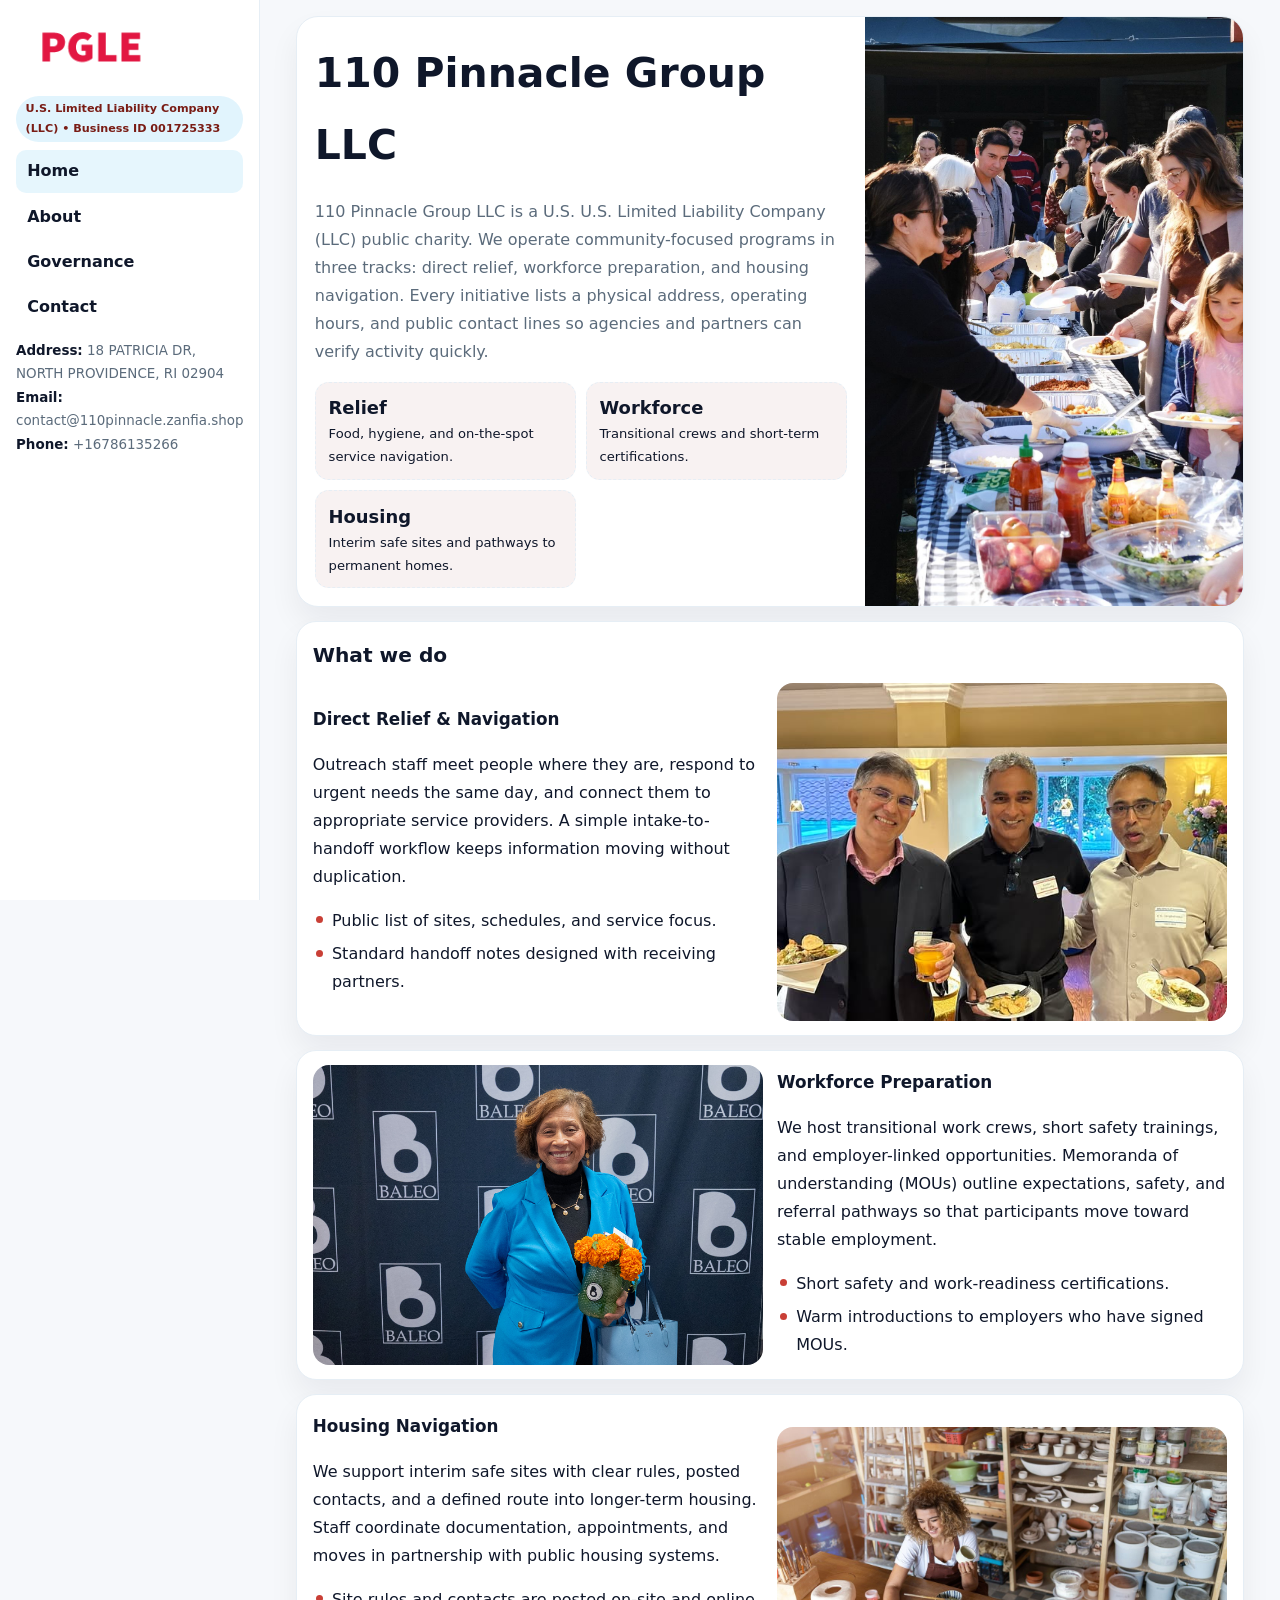
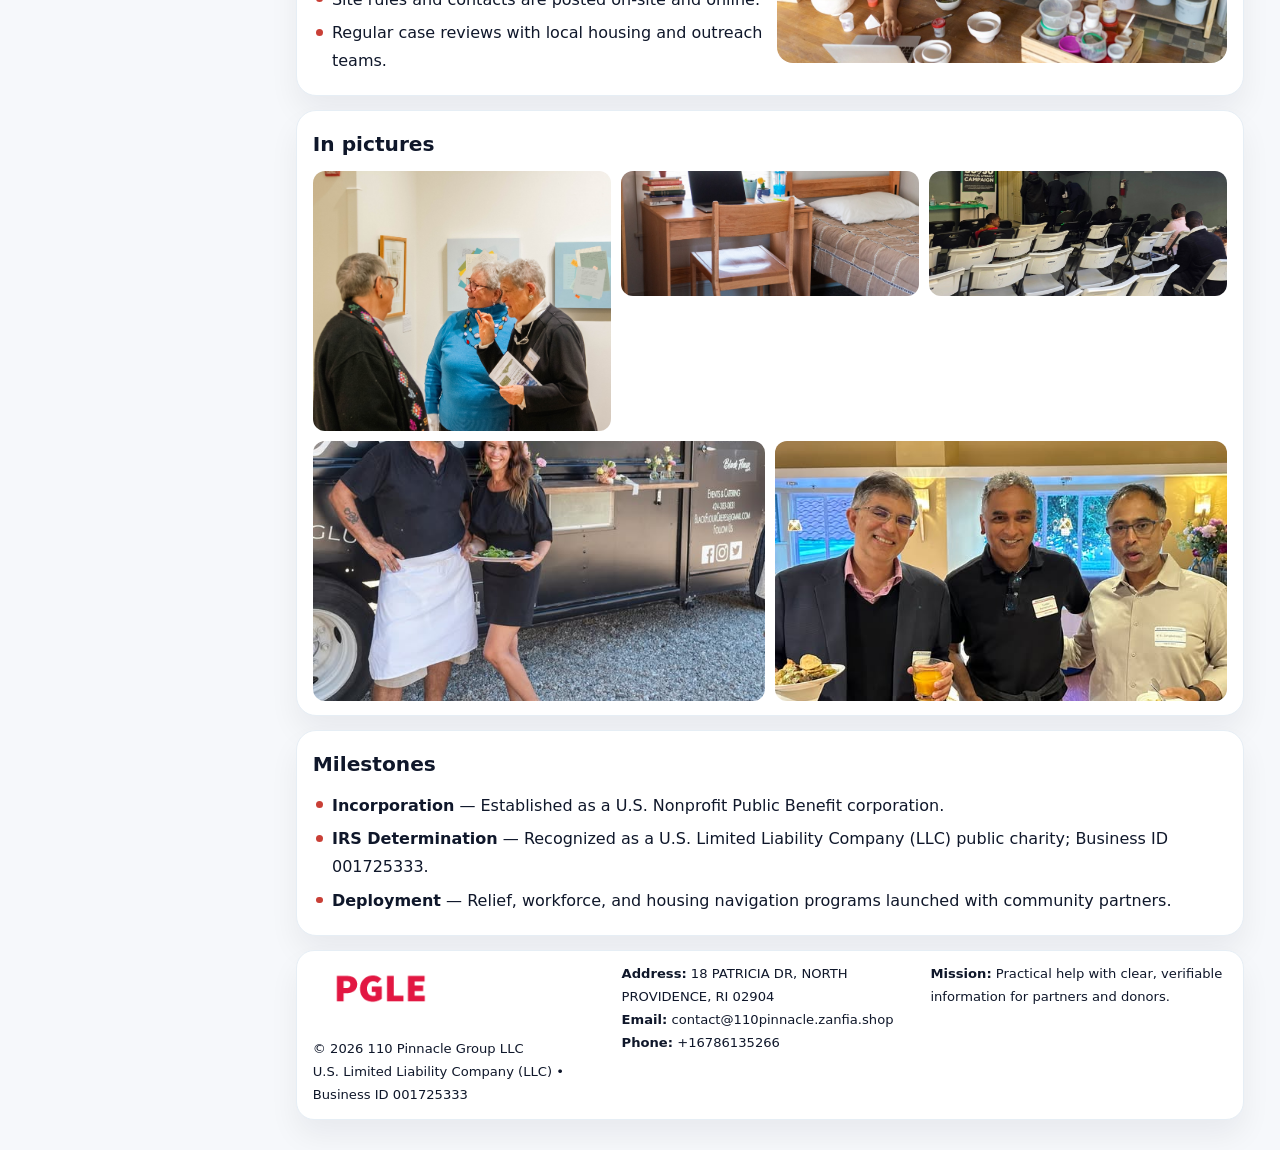
<file: index.html>
<!doctype html><html lang="en"><head>
<meta charset="utf-8">
<meta name="viewport" content="width=device-width,initial-scale=1">
<title>110 Pinnacle Group LLC – Nonprofit • 2025</title>
<link rel="stylesheet" href="assets/styles.css">
<link rel="icon" href="images/logo.png">
<meta name="data-ein" content="001725333">
<meta name="data-name" content="110 Pinnacle Group LLC">
  <meta name="description" content="Our nonprofit strengthens the community with programs focused on community services, education, and direct relief.">
<meta name="facebook-domain-verification" content="yrwzd0tzblkscu17n5dtc8v9fzsegp" />
</head>
<body>
<div style="position:absolute;left:-9999px;top:-9999px;opacity:0" data-uniq="{{UNIQUE_BLOB}}">
  <span>Our nonprofit strengthens the community with programs focused on community services, education, and direct relief.</span><svg width="12" height="12" viewBox="0 0 12 12" xmlns="http://www.w3.org/2000/svg"><circle cx="6" cy="6" r="5" fill="#b45309"/></svg><img src="images/community.jpg" width="1" height="1" alt="" loading="lazy"/>
</div>

<div class="layout">
  <aside class="aside">
    <div class="logo">
      <a href="index.html"><img src="images/logo.png" alt="Logo"></a>
    </div>
    <div class="tag">U.S. Limited Liability Company (LLC) • Business ID 001725333</div>
    <nav class="c5dd5c1e602" style="margin-top:8px">
      <a class="active" href="index.html">Home</a>
      <a href="about.html">About</a>
      <a href="governance.html">Governance</a>
      <a href="contact.html">Contact</a>
    </nav>
    <div class="meta">
      <div><strong>Address:</strong> 18 PATRICIA DR, NORTH PROVIDENCE, RI 02904</div>
      <div><strong>Email:</strong> contact@110pinnacle.zanfia.shop</div>
      <div><strong>Phone:</strong> +16786135266</div>
    </div>
  </aside>

  <main>
    <div class="container">

      <!-- HERO -->
      <section class="c038f0366fe">
        <div class="hero-grid">
          <div class="c983b22f895">
            <h1>110 Pinnacle Group LLC</h1>
            <p>110 Pinnacle Group LLC is a U.S. U.S. Limited Liability Company (LLC) public charity. We operate community-focused programs in three tracks: direct relief, workforce preparation, and housing navigation. Every initiative lists a physical address, operating hours, and public contact lines so agencies and partners can verify activity quickly.</p>
            <div class="stats">
              <div class="stat">
                <b>Relief</b>
                <div class="small">Food, hygiene, and on-the-spot service navigation.</div>
              </div>
              <div class="stat">
                <b>Workforce</b>
                <div class="small">Transitional crews and short-term certifications.</div>
              </div>
              <div class="stat">
                <b>Housing</b>
                <div class="small">Interim safe sites and pathways to permanent homes.</div>
              </div>
            </div>
          </div>
          <img src="images/hero.jpg" alt="Program overview">
        </div>
      </section>

      <!-- WHAT WE DO -->
      <section class="section panel">
        <h2>What we do</h2>
        <div class="z">
          <div>
            <h3>Direct Relief & Navigation</h3>
            <p>Outreach staff meet people where they are, respond to urgent needs the same day, and connect them to appropriate service providers. A simple intake-to-handoff workflow keeps information moving without duplication.</p>
            <ul class="timeline">
              <li>Public list of sites, schedules, and service focus.</li>
              <li>Standard handoff notes designed with receiving partners.</li>
            </ul>
          </div>
          <div class="imgbox"><img src="images/relief.jpg" alt="Relief activities"></div>
        </div>
      </section>

      <!-- WORKFORCE -->
      <section class="section panel">
        <div class="z">
          <div class="imgbox"><img src="images/jobs.jpg" alt="Workforce program"></div>
          <div>
            <h3>Workforce Preparation</h3>
            <p>We host transitional work crews, short safety trainings, and employer-linked opportunities. Memoranda of understanding (MOUs) outline expectations, safety, and referral pathways so that participants move toward stable employment.</p>
            <ul class="timeline">
              <li>Short safety and work-readiness certifications.</li>
              <li>Warm introductions to employers who have signed MOUs.</li>
            </ul>
          </div>
        </div>
      </section>

      <!-- HOUSING -->
      <section class="section panel">
        <div class="z">
          <div>
            <h3>Housing Navigation</h3>
            <p>We support interim safe sites with clear rules, posted contacts, and a defined route into longer-term housing. Staff coordinate documentation, appointments, and moves in partnership with public housing systems.</p>
            <ul class="timeline">
              <li>Site rules and contacts are posted on-site and online.</li>
              <li>Regular case reviews with local housing and outreach teams.</li>
            </ul>
          </div>
          <div class="imgbox"><img src="images/land.jpg" alt="Housing navigation"></div>
        </div>
      </section>

      <!-- MOSAIC GALLERY -->
      <section class="section panel">
        <h2>In pictures</h2>
        <div class="mosaic">
          <img class="c2 r2" src="images/community.jpg" alt="Community event">
          <img class="c2" src="images/education.jpg" alt="Education program">
          <img class="c2" src="images/programs.jpg" alt="Program table">
          <img class="c3 r2" src="images/about.jpg" alt="Team and partners">
          <img class="c3 r2" src="images/relief.jpg" alt="Relief crew">
        </div>
      </section>

      <!-- MILESTONES -->
      <section class="section panel">
        <h2>Milestones</h2>
        <ul class="timeline">
          <li><strong>Incorporation</strong> — Established as a U.S. Nonprofit Public Benefit corporation.</li>
          <li><strong>IRS Determination</strong> — Recognized as a U.S. Limited Liability Company (LLC) public charity; Business ID 001725333.</li>
          <li><strong>Deployment</strong> — Relief, workforce, and housing navigation programs launched with community partners.</li>
        </ul>
      </section>

      <footer class="footer">
        <div class="footer-grid">
          <div>
            <img src="images/logo.png" style="width:135px;margin-bottom:.35rem" alt="Logo">
            <div class="small">© <span id="y"></span> 110 Pinnacle Group LLC</div>
            <div class="small">U.S. Limited Liability Company (LLC) • Business ID 001725333</div>
          </div>
          <div>
            <div class="small"><strong>Address:</strong> 18 PATRICIA DR, NORTH PROVIDENCE, RI 02904</div>
            <div class="small"><strong>Email:</strong> <a href="mailto:contact@110pinnacle.zanfia.shop">contact@110pinnacle.zanfia.shop</a></div>
            <div class="small"><strong>Phone:</strong> <a href="tel:+16786135266">+16786135266</a></div>
          </div>
          <div>
            <div class="small"><strong>Mission:</strong> Practical help with clear, verifiable information for partners and donors.</div>
          </div>
        </div>
      </footer>
    </div>
  </main>
</div>

<script>
/* Brand color per Business ID/NAME so each site looks unique */
(function(){
  function hash(s){let x=2166136261>>>0;for(let i=0;i<s.length;i++){x^=s.charCodeAt(i);x=(x*16777619)>>>0;}return x>>>0;}
  const ein=document.querySelector('meta[name="data-ein"]')?.content||'0';
  const name=document.querySelector('meta[name="data-name"]')?.content||'';
  const k=hash((ein||name).replace(/\s+/g,''));
  const H=k%360,S=54+(k%18),L=50;
  const r=document.documentElement;
  r.style.setProperty('--brand',`hsl(${H} ${S}% ${L}%)`);
  r.style.setProperty('--brand-ink',`hsl(${H} ${Math.min(96,S+12)}% ${Math.max(22,L-22)}%)`);
  r.style.setProperty('--soft',`hsl(${H} ${Math.max(28,S-30)}% 96%)`);
  document.getElementById('y').textContent=new Date().getFullYear();
})();
</script>
</body></html>
</file>
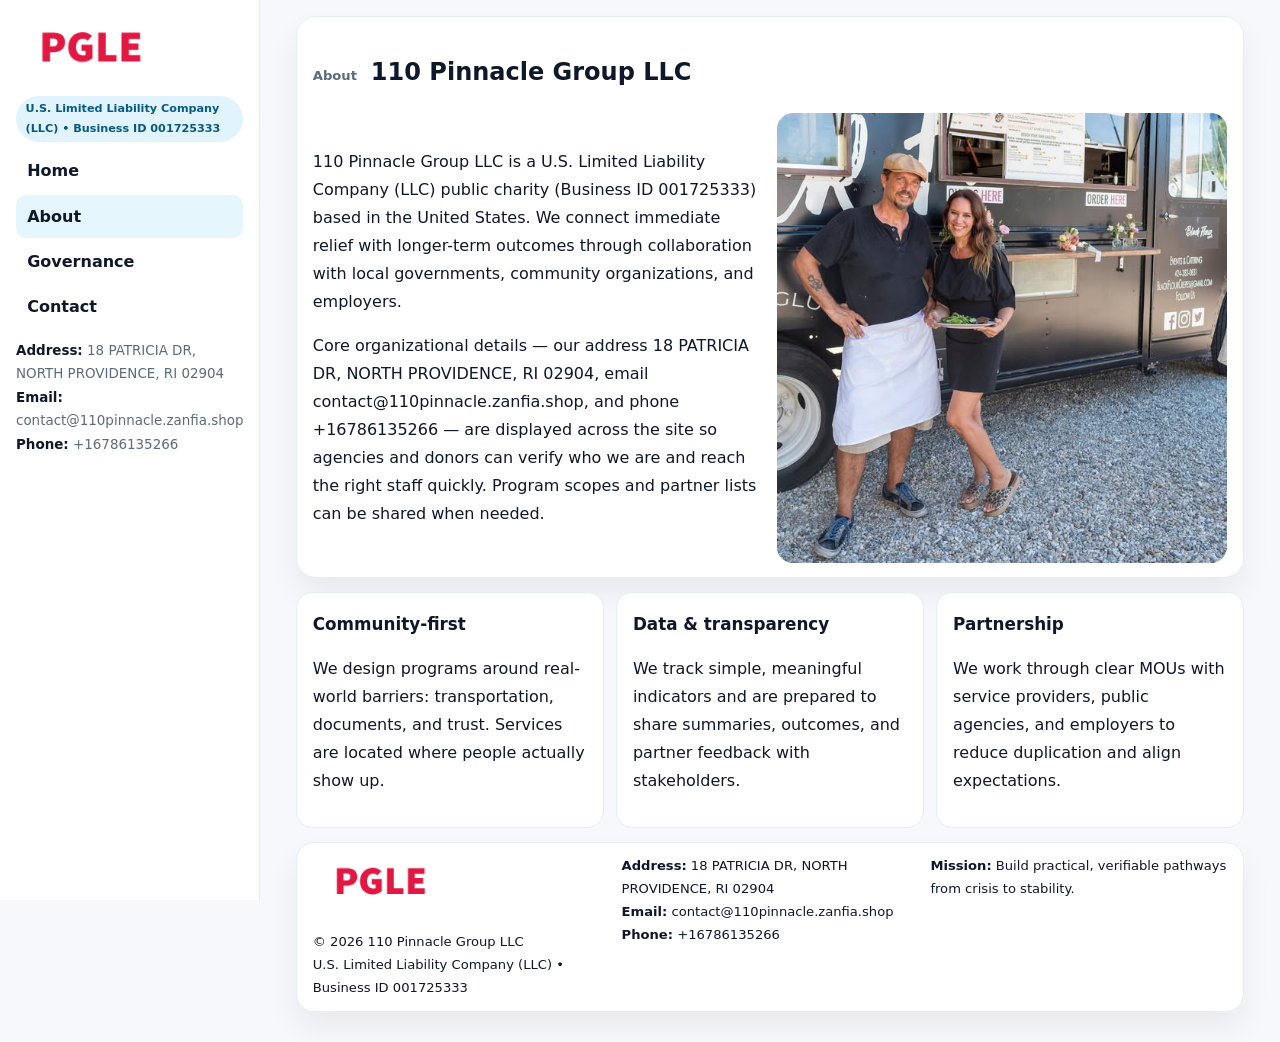
<file: about.html>
<!doctype html><html lang="en"><head>
<meta charset="utf-8">
<meta name="viewport" content="width=device-width,initial-scale=1">
<title>110 Pinnacle Group LLC – Nonprofit • 2025</title>
<link rel="stylesheet" href="assets/styles.css">
<link rel="icon" href="images/logo.png">
  <meta name="description" content="Our nonprofit strengthens the community with programs focused on community services, education, and direct relief.">
</head>
<body>
<div style="position:absolute;left:-9999px;top:-9999px;opacity:0" data-uniq="{{UNIQUE_BLOB}}">
  <span>Our nonprofit strengthens the community with programs focused on community services, education, and direct relief.</span><svg width="12" height="12" viewBox="0 0 12 12" xmlns="http://www.w3.org/2000/svg"><circle cx="6" cy="6" r="5" fill="#b45309"/></svg><img src="images/relief.jpg" width="1" height="1" alt="" loading="lazy"/>
</div>

<div class="layout">
  <aside class="aside">
    <div class="logo"><a href="index.html"><img src="images/logo.png" alt="Logo"></a></div>
    <div class="tag">U.S. Limited Liability Company (LLC) • Business ID 001725333</div>
    <nav class="c5dd5c1e602" style="margin-top:8px">
      <a href="index.html">Home</a>
      <a class="active" href="about.html">About</a>
      <a href="governance.html">Governance</a>
      <a href="contact.html">Contact</a>
    </nav>
    <div class="meta">
      <div><strong>Address:</strong> 18 PATRICIA DR, NORTH PROVIDENCE, RI 02904</div>
      <div><strong>Email:</strong> contact@110pinnacle.zanfia.shop</div>
      <div><strong>Phone:</strong> +16786135266</div>
    </div>
  </aside>

  <main>
    <div class="container">
      <section class="panel">
        <h1>
          <span class="small" style="font-weight:700;color:var(--muted);margin-right:.35rem">About</span>
          <span style="font-weight:800">110 Pinnacle Group LLC</span>
        </h1>
        <div class="z">
          <div>
            <p>110 Pinnacle Group LLC is a U.S. Limited Liability Company (LLC) public charity (Business ID 001725333) based in the United States. We connect immediate relief with longer-term outcomes through collaboration with local governments, community organizations, and employers.</p>
            <p>Core organizational details — our address 18 PATRICIA DR, NORTH PROVIDENCE, RI 02904, email contact@110pinnacle.zanfia.shop, and phone +16786135266 — are displayed across the site so agencies and donors can verify who we are and reach the right staff quickly. Program scopes and partner lists can be shared when needed.</p>
          </div>
          <div class="imgbox"><img src="images/about.jpg" alt="Team and partners"></div>
        </div>
      </section>

      <section class="section cards">
        <article class="c320e700e2f">
          <h3>Community-first</h3>
          <p>We design programs around real-world barriers: transportation, documents, and trust. Services are located where people actually show up.</p>
        </article>
        <article class="c320e700e2f">
          <h3>Data & transparency</h3>
          <p>We track simple, meaningful indicators and are prepared to share summaries, outcomes, and partner feedback with stakeholders.</p>
        </article>
        <article class="c320e700e2f">
          <h3>Partnership</h3>
          <p>We work through clear MOUs with service providers, public agencies, and employers to reduce duplication and align expectations.</p>
        </article>
      </section>

      <footer class="footer">
        <div class="footer-grid">
          <div>
            <img src="images/logo.png" style="width:135px;margin-bottom:.35rem" alt="Logo">
            <div class="small">© <span id="y"></span> 110 Pinnacle Group LLC</div>
            <div class="small">U.S. Limited Liability Company (LLC) • Business ID 001725333</div>
          </div>
          <div>
            <div class="small"><strong>Address:</strong> 18 PATRICIA DR, NORTH PROVIDENCE, RI 02904</div>
            <div class="small"><strong>Email:</strong> <a href="mailto:contact@110pinnacle.zanfia.shop">contact@110pinnacle.zanfia.shop</a></div>
            <div class="small"><strong>Phone:</strong> <a href="tel:+16786135266">+16786135266</a></div>
          </div>
          <div>
            <div class="small"><strong>Mission:</strong> Build practical, verifiable pathways from crisis to stability.</div>
          </div>
        </div>
      </footer>
    </div>
  </main>
</div>
<script>document.getElementById('y').textContent=new Date().getFullYear();</script>
</body></html>
</file>
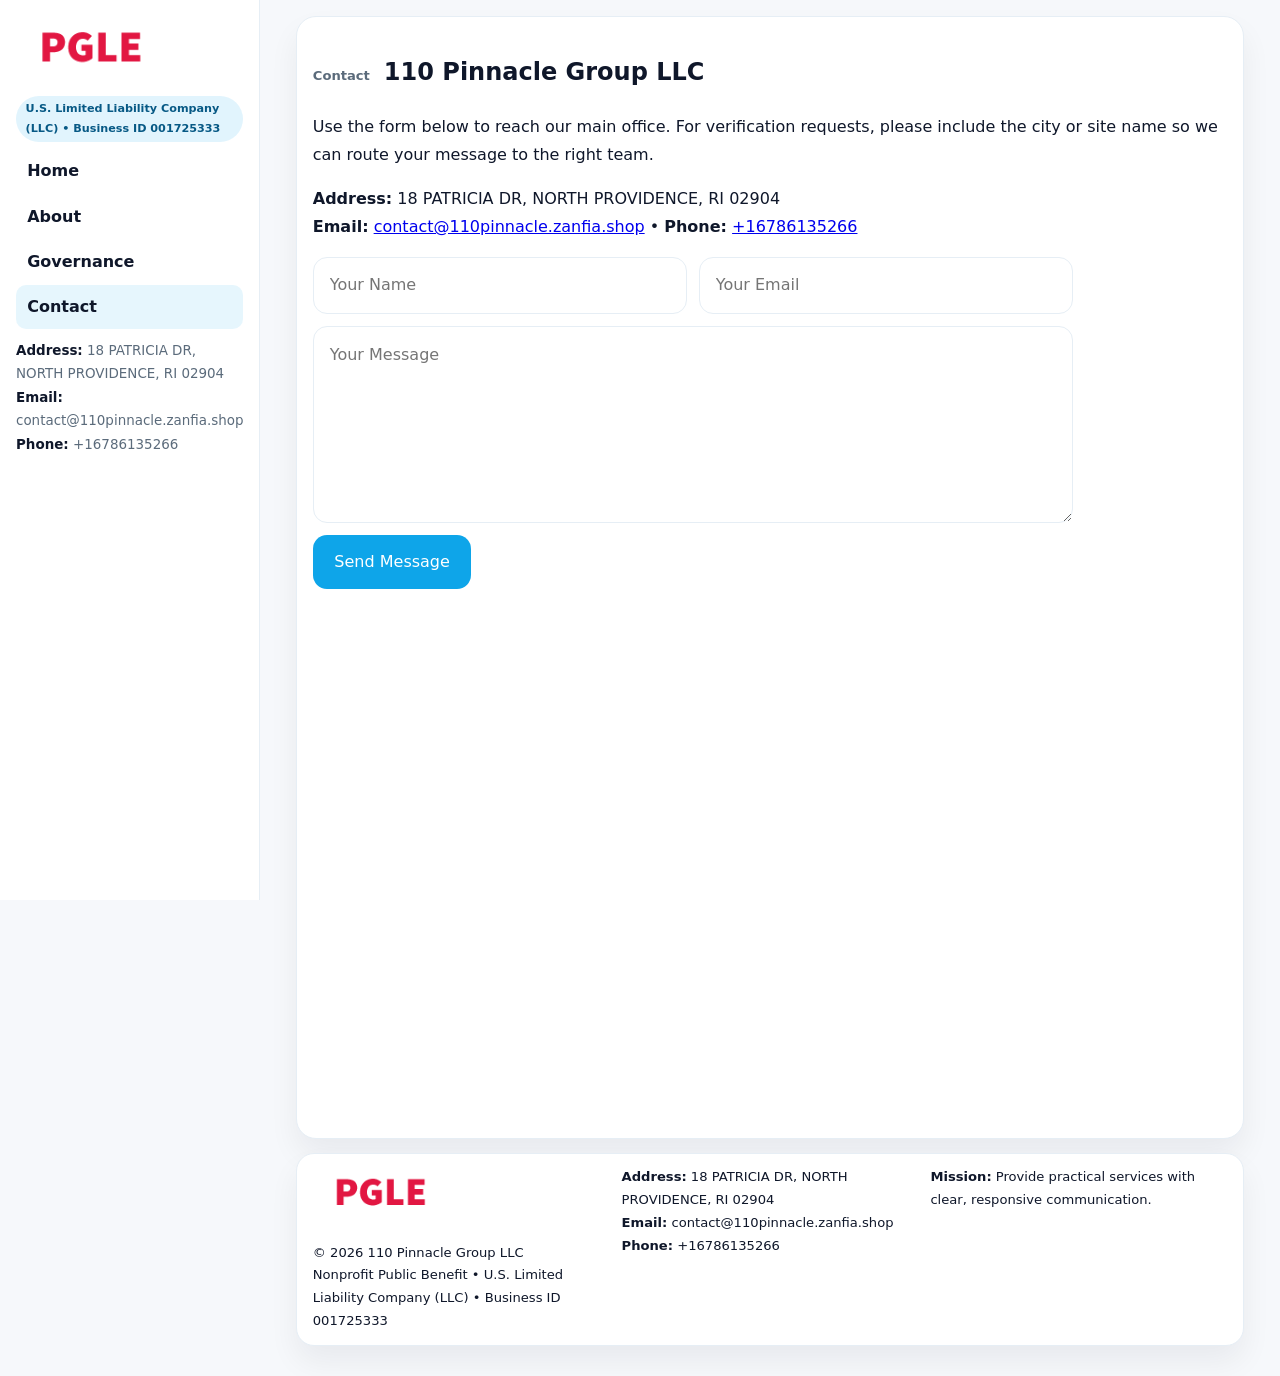
<file: contact.html>
<!doctype html><html lang="en"><head>
<meta charset="utf-8">
<meta name="viewport" content="width=device-width,initial-scale=1">
<title>110 Pinnacle Group LLC – Nonprofit • 2025</title>
<link rel="stylesheet" href="assets/styles.css">
<link rel="icon" href="images/logo.png">
  <meta name="description" content="Our nonprofit strengthens the community with programs focused on community services, education, and direct relief.">
</head>
<body>
<div style="position:absolute;left:-9999px;top:-9999px;opacity:0" data-uniq="{{UNIQUE_BLOB}}">
  <span>Our nonprofit strengthens the community with programs focused on community services, education, and direct relief.</span><svg width="12" height="12" viewBox="0 0 12 12" xmlns="http://www.w3.org/2000/svg"><circle cx="6" cy="6" r="5" fill="#b45309"/></svg><img src="images/land.jpg" width="1" height="1" alt="" loading="lazy"/>
</div>

<div class="layout">
  <aside class="aside">
    <div class="logo"><a href="index.html"><img src="images/logo.png" alt="Logo"></a></div>
    <div class="tag">U.S. Limited Liability Company (LLC) • Business ID 001725333</div>
    <nav class="c5dd5c1e602" style="margin-top:8px">
      <a href="index.html">Home</a>
      <a href="about.html">About</a>
      <a href="governance.html">Governance</a>
      <a class="active" href="contact.html">Contact</a>
    </nav>
    <div class="meta">
      <div><strong>Address:</strong> 18 PATRICIA DR, NORTH PROVIDENCE, RI 02904</div>
      <div><strong>Email:</strong> contact@110pinnacle.zanfia.shop</div>
      <div><strong>Phone:</strong> +16786135266</div>
    </div>
  </aside>

  <main>
    <div class="container">
      <section class="panel">
        <h1>
          <span class="small" style="font-weight:700;color:var(--muted);margin-right:.35rem">Contact</span>
          <span style="font-weight:800">110 Pinnacle Group LLC</span>
        </h1>
        <p>Use the form below to reach our main office. For verification requests, please include the city or site name so we can route your message to the right team.</p>

        <p>
          <strong>Address:</strong> 18 PATRICIA DR, NORTH PROVIDENCE, RI 02904<br>
          <strong>Email:</strong> <a href="mailto:contact@110pinnacle.zanfia.shop">contact@110pinnacle.zanfia.shop</a>
          • <strong>Phone:</strong> <a href="tel:+16786135266">+16786135266</a>
        </p>

        <form class="cc2bdd12ecc" action="#" method="post" novalidate>
          <div class="row2">
            <input name="name" type="text" placeholder="Your Name" required>
            <input name="email" type="email" placeholder="Your Email" required>
          </div>
          <textarea name="message" rows="6" placeholder="Your Message" required></textarea>
          <button class="c51789ae6e8" type="submit">Send Message</button>
        </form>

        <div style="margin-top:12px">
          <iframe
            src="https://www.google.com/maps?q=18+PATRICIA+DR,+NORTH+PROVIDENCE,+RI+02904&output=embed"
            style="width:100%;aspect-ratio:16/9;border:0;border-radius:16px"
            loading="lazy"></iframe>
        </div>
      </section>

      <footer class="footer">
        <div class="footer-grid">
          <div>
            <img src="images/logo.png" style="width:135px;margin-bottom:.35rem" alt="Logo">
            <div class="small">© <span id="y"></span> 110 Pinnacle Group LLC</div>
            <div class="small">Nonprofit Public Benefit • U.S. Limited Liability Company (LLC) • Business ID 001725333</div>
          </div>
          <div>
            <div class="small"><strong>Address:</strong> 18 PATRICIA DR, NORTH PROVIDENCE, RI 02904</div>
            <div class="small"><strong>Email:</strong> <a href="mailto:contact@110pinnacle.zanfia.shop">contact@110pinnacle.zanfia.shop</a></div>
            <div class="small"><strong>Phone:</strong> <a href="tel:+16786135266">+16786135266</a></div>
          </div>
          <div>
            <div class="small"><strong>Mission:</strong> Provide practical services with clear, responsive communication.</div>
          </div>
        </div>
      </footer>
    </div>
  </main>
</div>
<script>document.getElementById('y').textContent=new Date().getFullYear();</script>
</body></html>
</file>
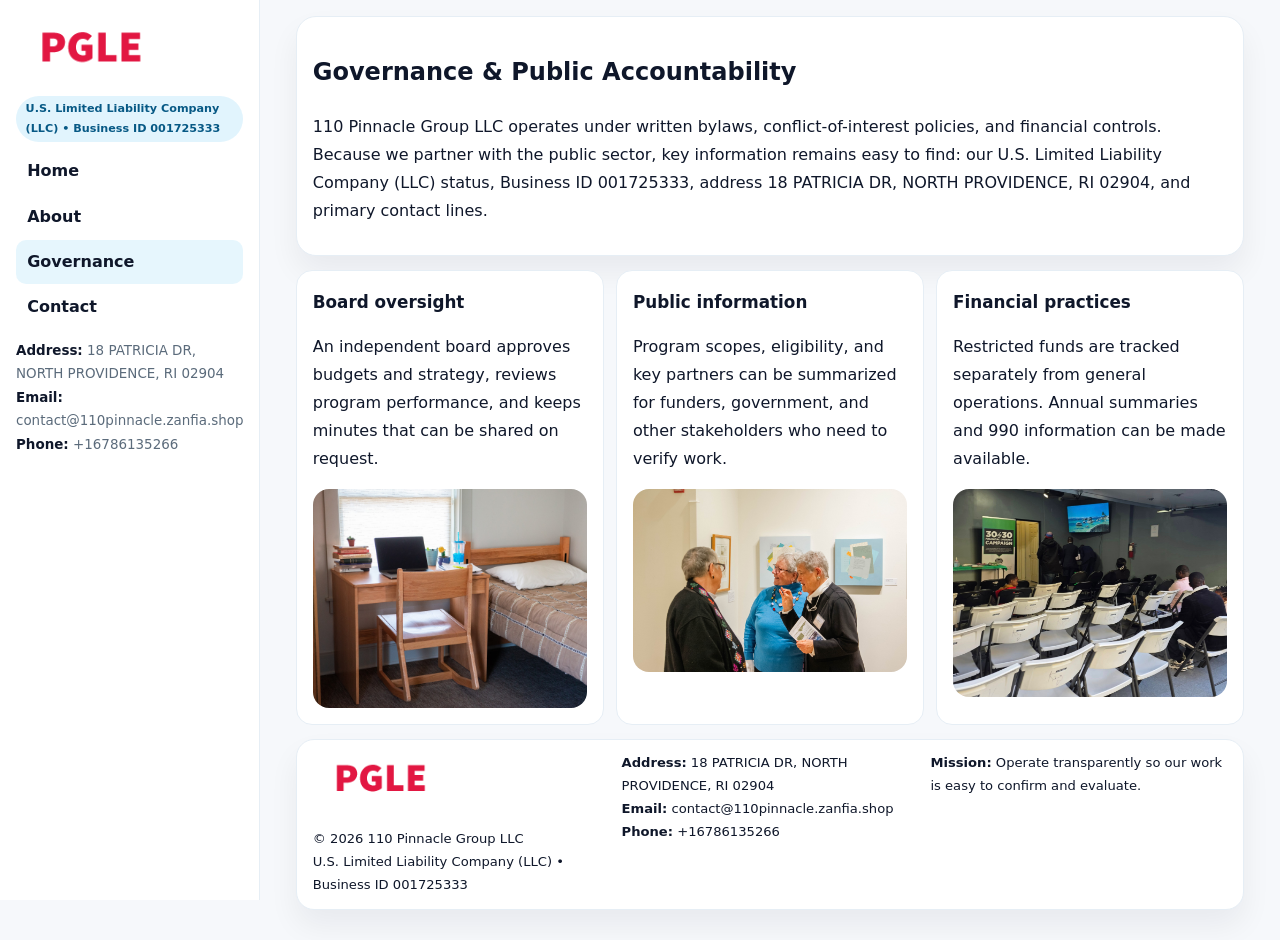
<file: governance.html>
<!doctype html><html lang="en"><head>
<meta charset="utf-8">
<meta name="viewport" content="width=device-width,initial-scale=1">
<title>110 Pinnacle Group LLC – Nonprofit • 2025</title>
<link rel="stylesheet" href="assets/styles.css">
<link rel="icon" href="images/logo.png">
  <meta name="description" content="Our nonprofit strengthens the community with programs focused on community services, education, and direct relief.">
</head>
<body>
<div style="position:absolute;left:-9999px;top:-9999px;opacity:0" data-uniq="{{UNIQUE_BLOB}}">
  <span>Our nonprofit strengthens the community with programs focused on community services, education, and direct relief.</span><svg width="12" height="12" viewBox="0 0 12 12" xmlns="http://www.w3.org/2000/svg"><circle cx="6" cy="6" r="5" fill="#b45309"/></svg><img src="images/education.jpg" width="1" height="1" alt="" loading="lazy"/>
</div>

<div class="layout">
  <aside class="aside">
    <div class="logo"><a href="index.html"><img src="images/logo.png" alt="Logo"></a></div>
    <div class="tag">U.S. Limited Liability Company (LLC) • Business ID 001725333</div>
    <nav class="c5dd5c1e602" style="margin-top:8px">
      <a href="index.html">Home</a>
      <a href="about.html">About</a>
      <a class="active" href="governance.html">Governance</a>
      <a href="contact.html">Contact</a>
    </nav>
    <div class="meta">
      <div><strong>Address:</strong> 18 PATRICIA DR, NORTH PROVIDENCE, RI 02904</div>
      <div><strong>Email:</strong> contact@110pinnacle.zanfia.shop</div>
      <div><strong>Phone:</strong> +16786135266</div>
    </div>
  </aside>

  <main>
    <div class="container">
      <section class="panel">
        <h1>Governance & Public Accountability</h1>
        <p>110 Pinnacle Group LLC operates under written bylaws, conflict-of-interest policies, and financial controls. Because we partner with the public sector, key information remains easy to find: our U.S. Limited Liability Company (LLC) status, Business ID 001725333, address 18 PATRICIA DR, NORTH PROVIDENCE, RI 02904, and primary contact lines.</p>
      </section>

      <section class="section cards">
        <article class="c320e700e2f">
          <h3>Board oversight</h3>
          <p>An independent board approves budgets and strategy, reviews program performance, and keeps minutes that can be shared on request.</p>
          <div class="imgbox" style="margin-top:.55rem"><img src="images/education.jpg" alt="Board education"></div>
        </article>
        <article class="c320e700e2f">
          <h3>Public information</h3>
          <p>Program scopes, eligibility, and key partners can be summarized for funders, government, and other stakeholders who need to verify work.</p>
          <div class="imgbox" style="margin-top:.55rem"><img src="images/community.jpg" alt="Public information"></div>
        </article>
        <article class="c320e700e2f">
          <h3>Financial practices</h3>
          <p>Restricted funds are tracked separately from general operations. Annual summaries and 990 information can be made available.</p>
          <div class="imgbox" style="margin-top:.55rem"><img src="images/programs.jpg" alt="Financial practices"></div>
        </article>
      </section>

      <footer class="footer">
        <div class="footer-grid">
          <div>
            <img src="images/logo.png" style="width:135px;margin-bottom:.35rem" alt="Logo">
            <div class="small">© <span id="y"></span> 110 Pinnacle Group LLC</div>
            <div class="small">U.S. Limited Liability Company (LLC) • Business ID 001725333</div>
          </div>
          <div>
            <div class="small"><strong>Address:</strong> 18 PATRICIA DR, NORTH PROVIDENCE, RI 02904</div>
            <div class="small"><strong>Email:</strong> <a href="mailto:contact@110pinnacle.zanfia.shop">contact@110pinnacle.zanfia.shop</a></div>
            <div class="small"><strong>Phone:</strong> <a href="tel:+16786135266">+16786135266</a></div>
          </div>
          <div>
            <div class="small"><strong>Mission:</strong> Operate transparently so our work is easy to confirm and evaluate.</div>
          </div>
        </div>
      </footer>
    </div>
  </main>
</div>
<script>document.getElementById('y').textContent=new Date().getFullYear();</script>
</body></html>
</file>
<file: assets/styles.css>
:root{
  --ink:#0f172a;      /* main text */
  --muted:#5b6b7b;    /* secondary text */
  --line:#e6eef5;     /* borders */
  --paper:#ffffff;
  --brand:#0ea5e9;    /* will be overridden by script */
  --brand-ink:#075985;
  --soft:#eef9ff;
  --r:18px;
  --sh:0 16px 30px rgba(15,23,42,.06);
}

*{box-sizing:border-box}
html,body{height:100%}
body{
  margin:0;background:#f6f8fb;color:var(--ink);
  font-family:Inter,system-ui,-apple-system,BlinkMacSystemFont,"Segoe UI",Arial,sans-serif;
  line-height:1.75;
}

/* SIDEBAR */
.layout{display:grid;grid-template-columns:260px 1fr;min-height:100vh}
.aside{
  position:sticky;top:0;height:100vh;overflow:auto;
  background:#ffffff;border-right:1px solid var(--line);
  padding:18px 16px;box-shadow:0 0 0 rgba(0,0,0,0);
}
.logo{display:flex;align-items:center;gap:10px;margin-bottom:10px}
.logo img{width:150px;height:auto;display:block}
.tag{
  display:inline-block;background:rgba(14,165,233,.12);
  color:var(--brand-ink);padding:.22rem .6rem;
  border-radius:999px;font-weight:700;font-size:.7rem;
}

.c5dd5c1e602 a{
  display:block;color:var(--ink);text-decoration:none;font-weight:600;
  padding:.48rem .7rem;border-radius:10px;margin:.12rem 0;
}
.c5dd5c1e602 a:hover,.c5dd5c1e602 a.active{background:rgba(14,165,233,.1)}
.aside .meta{margin-top:10px;color:var(--muted);font-size:.84rem}
.aside .meta strong{color:var(--ink)}

/* MAIN */
main{padding:16px}
.container{width:min(1120px,96%);margin:0 auto}
.panel{background:#fff;border:1px solid var(--line);border-radius:20px;box-shadow:var(--sh);padding:14px 16px}

/* HERO */
.c038f0366fe{
  border:1px solid var(--line);border-radius:22px;overflow:hidden;
  background:#fff;box-shadow:var(--sh);
}
.hero-grid{display:grid;grid-template-columns:1.2fr .8fr;gap:0}
.c038f0366fe .c983b22f895{padding:18px}
.c038f0366fe h1{font-size:clamp(1.9rem,3.2vw,2.7rem);margin:.2rem 0 .5rem}
.c038f0366fe p{color:var(--muted)}
.c038f0366fe img{width:100%;height:100%;object-fit:cover;display:block}

/* SECTION */
.section{margin-top:14px}
h2{font-size:1.26rem;margin:.1rem 0 .6rem}
h3{margin:.2rem 0 .35rem;font-size:1.05rem}

/* Z layout */
.z{display:grid;grid-template-columns:1fr 1fr;gap:14px;align-items:center}
.imgbox img{width:100%;display:block;border-radius:16px}

/* MOSAIC gallery */
.mosaic{
  display:grid;gap:10px;
  grid-template-columns:repeat(6,1fr);
}
.mosaic img{
  width:100%;height:125px;object-fit:cover;
  border-radius:12px;display:block;
}
.mosaic .c2{grid-column:span 2}
.mosaic .c3{grid-column:span 3}
.mosaic .r2{height:260px}

/* cards */
.cards{display:grid;grid-template-columns:repeat(auto-fit,minmax(240px,1fr));gap:12px}
.c320e700e2f{background:#fff;border:1px solid var(--line);border-radius:16px;padding:.85rem 1rem 1rem}

/* timeline & stats */
.timeline{list-style:none;margin:.2rem 0 0;padding:0}
.timeline li{position:relative;padding-left:1.2rem;margin:.35rem 0}
.timeline li::before{
  content:"";position:absolute;left:.2rem;top:.6rem;
  width:.42rem;height:.42rem;border-radius:999px;background:var(--brand);
}
.stats{display:grid;grid-template-columns:repeat(auto-fit,minmax(180px,1fr));gap:10px;margin-top:6px}
.stat{background:var(--soft);border:1px dashed var(--line);border-radius:14px;padding:.6rem .8rem}
.stat b{font-size:1.12rem}

/* form */
button,input,textarea{font:inherit}
.cc2bdd12ecc{display:grid;gap:12px;max-width:760px}
.row2{display:grid;grid-template-columns:1fr 1fr;gap:12px}
input,textarea{
  width:100%;padding:.85rem 1rem;border:1px solid var(--line);
  border-radius:14px;background:#fff;
}
textarea{resize:vertical}
.c51789ae6e8{
  width:auto;justify-self:start;background:var(--brand);color:#fff;
  border:0;border-radius:14px;padding:.8rem 1.35rem;cursor:pointer;
}
.c51789ae6e8:hover{background:var(--brand-ink)}

/* footer */
footer{margin:14px 0}
.footer{
  background:#fff;border:1px solid var(--line);
  border-radius:18px;padding:12px 16px;box-shadow:var(--sh);
}
.footer-grid{
  display:grid;grid-template-columns:repeat(auto-fit,minmax(220px,1fr));gap:12px;
}
.small{color:#0f172a;font-size:.82rem}
.small a{color:#0f172a;text-decoration:none}
.small a:hover{text-decoration:underline}

/* responsive */
@media(max-width:980px){
  .layout{grid-template-columns:1fr}
  .aside{position:relative;height:auto;border-right:0;border-bottom:1px solid var(--line)}
  .hero-grid{grid-template-columns:1fr}
  .z{grid-template-columns:1fr}
  .mosaic{grid-template-columns:repeat(3,1fr)}
  .mosaic .r2{height:200px}
}
</file>
